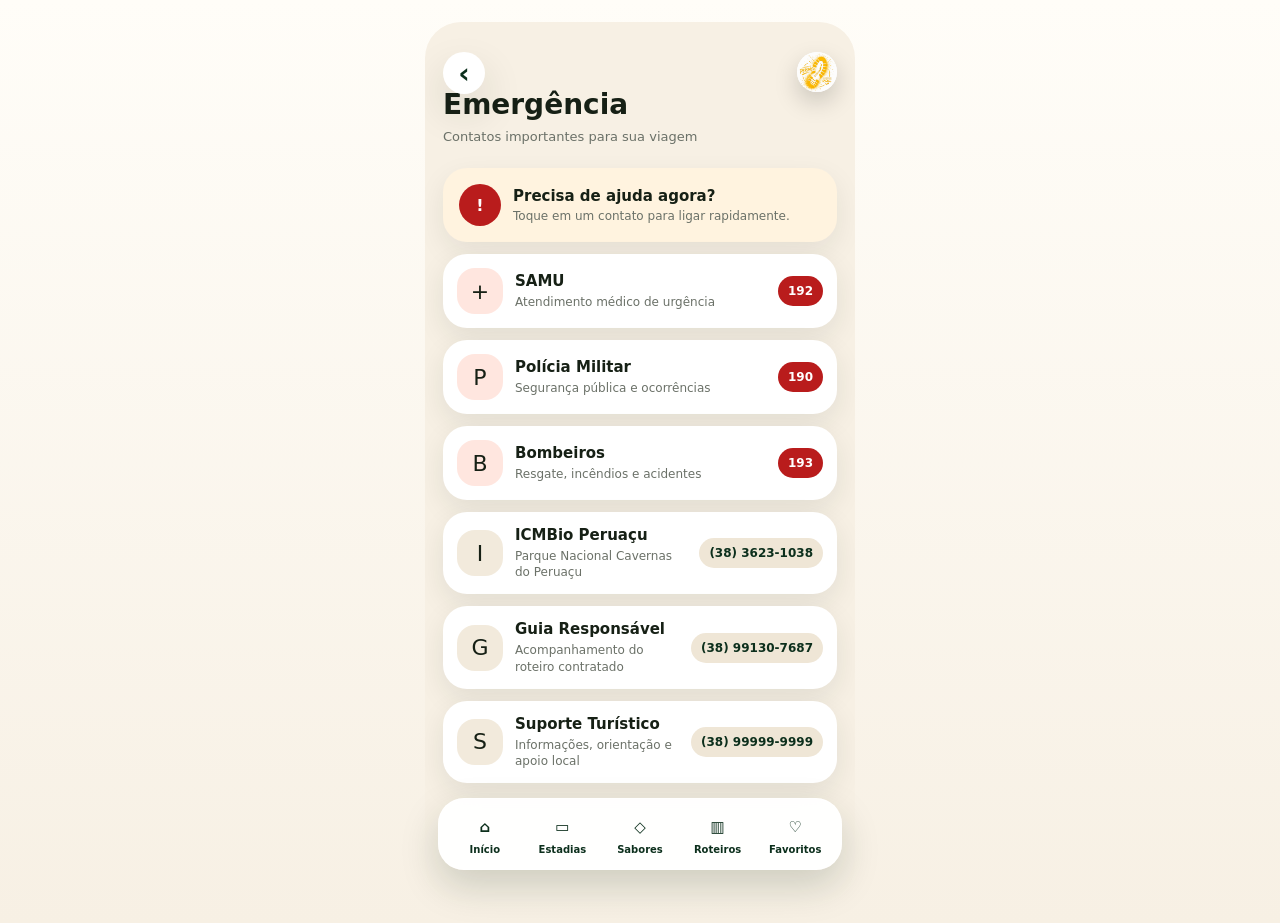
<file: emergencia.html>
<!DOCTYPE html>
<html lang="pt-BR">
<head>
  <meta charset="UTF-8">
  <meta name="viewport" content="width=device-width, initial-scale=1.0">
  <title>Emerg&ecirc;ncia | Caminhos do Perua&ccedil;u</title>
  <link rel="stylesheet" href="style.css">
</head>
<body>
  <main class="app-shell page-shell">
    <header class="page-header">
      <a class="back-btn" href="index.html" aria-label="Voltar">‹</a>
      <img class="page-logo" src="logo.png" alt="Caminhos do Perua&ccedil;u">
      <h1>Emerg&ecirc;ncia</h1>
      <p>Contatos importantes para sua viagem</p>
    </header>

    <section class="content emergency-content">
      <div class="emergency-alert">
        <span>!</span>
        <div>
          <strong>Precisa de ajuda agora?</strong>
          <p>Toque em um contato para ligar rapidamente.</p>
        </div>
      </div>

      <a class="emergency-card urgent" href="tel:192">
        <span class="emergency-emoji">+</span>
        <div>
          <strong>SAMU</strong>
          <p>Atendimento m&eacute;dico de urg&ecirc;ncia</p>
        </div>
        <em>192</em>
      </a>

      <a class="emergency-card urgent" href="tel:190">
        <span class="emergency-emoji">P</span>
        <div>
          <strong>Pol&iacute;cia Militar</strong>
          <p>Seguran&ccedil;a p&uacute;blica e ocorr&ecirc;ncias</p>
        </div>
        <em>190</em>
      </a>

      <a class="emergency-card urgent" href="tel:193">
        <span class="emergency-emoji">B</span>
        <div>
          <strong>Bombeiros</strong>
          <p>Resgate, inc&ecirc;ndios e acidentes</p>
        </div>
        <em>193</em>
      </a>

      <a class="emergency-card" href="tel:+5538999999999">
        <span class="emergency-emoji">I</span>
        <div>
          <strong>ICMBio Perua&ccedil;u</strong>
          <p>Parque Nacional Cavernas do Perua&ccedil;u</p>
        </div>
        <em>(38) 3623-1038</em>
      </a>

      <a class="emergency-card" href="tel:+5538999999999">
        <span class="emergency-emoji">G</span>
        <div>
          <strong>Guia Respons&aacute;vel</strong>
          <p>Acompanhamento do roteiro contratado</p>
        </div>
        <em>(38) 99130-7687</em>
      </a>

      <a class="emergency-card" href="tel:+5538999999999">
        <span class="emergency-emoji">S</span>
        <div>
          <strong>Suporte Tur&iacute;stico</strong>
          <p>Informa&ccedil;&otilde;es, orienta&ccedil;&atilde;o e apoio local</p>
        </div>
        <em>(38) 99999-9999</em>
      </a>
    </section>

    <nav class="bottom-nav" aria-label="Navega&ccedil;&atilde;o principal">
      <a href="index.html"><span>⌂</span>In&iacute;cio</a>
      <a href="hospedagens.html"><span>▭</span>Estadias</a>
      <a href="sabores.html"><span>◇</span>Sabores</a>
      <a href="roteiros.html"><span>▥</span>Roteiros</a>
      <a href="favoritos.html"><span>♡</span>Favoritos</a>
    </nav>
  </main>
</body>
</html>
</file>
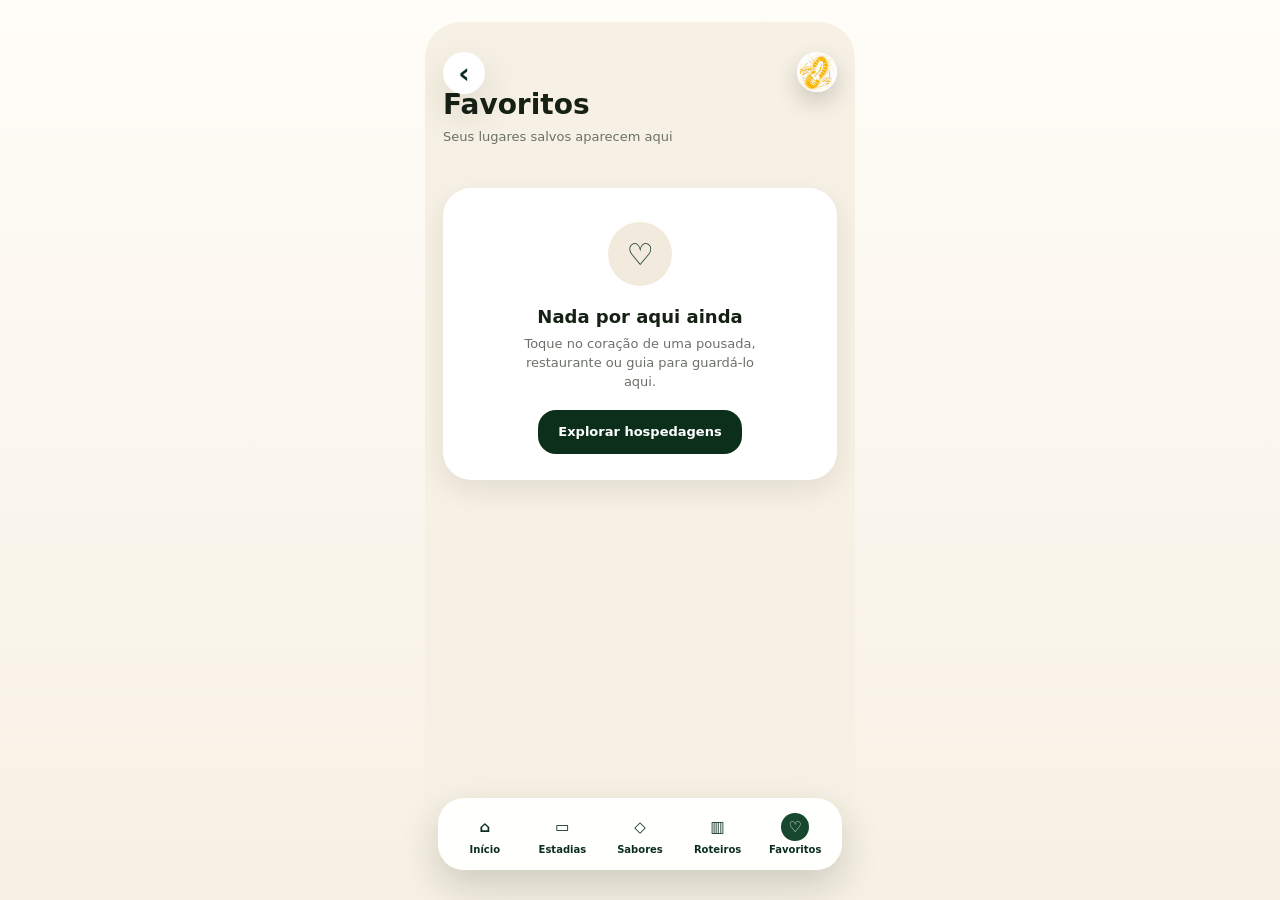
<file: favoritos.html>
<!DOCTYPE html>
<html lang="pt-BR">
<head>
  <meta charset="UTF-8">
  <meta name="viewport" content="width=device-width, initial-scale=1.0">
  <title>Favoritos | Caminhos do Perua&ccedil;u</title>
  <link rel="stylesheet" href="style.css">
</head>
<body>
  <main class="app-shell page-shell">
    <header class="page-header">
      <a class="back-btn" href="index.html" aria-label="Voltar">‹</a>
      <img class="page-logo" src="logo.png" alt="Caminhos do Perua&ccedil;u">
      <h1>Favoritos</h1>
      <p>Seus lugares salvos aparecem aqui</p>
    </header>

    <section class="content favorites-content">
      <div class="empty-state">
        <div class="empty-icon">♡</div>
        <h2>Nada por aqui ainda</h2>
        <p>Toque no cora&ccedil;&atilde;o de uma pousada, restaurante ou guia para guard&aacute;-lo aqui.</p>
        <a class="primary-btn" href="hospedagens.html">Explorar hospedagens</a>
      </div>
    </section>

    <nav class="bottom-nav" aria-label="Navega&ccedil;&atilde;o principal">
      <a href="index.html"><span>⌂</span>In&iacute;cio</a>
      <a href="hospedagens.html"><span>▭</span>Estadias</a>
      <a href="sabores.html"><span>◇</span>Sabores</a>
      <a href="roteiros.html"><span>▥</span>Roteiros</a>
      <a class="active" href="favoritos.html"><span>♡</span>Favoritos</a>
    </nav>
  </main>
</body>
</html>
</file>
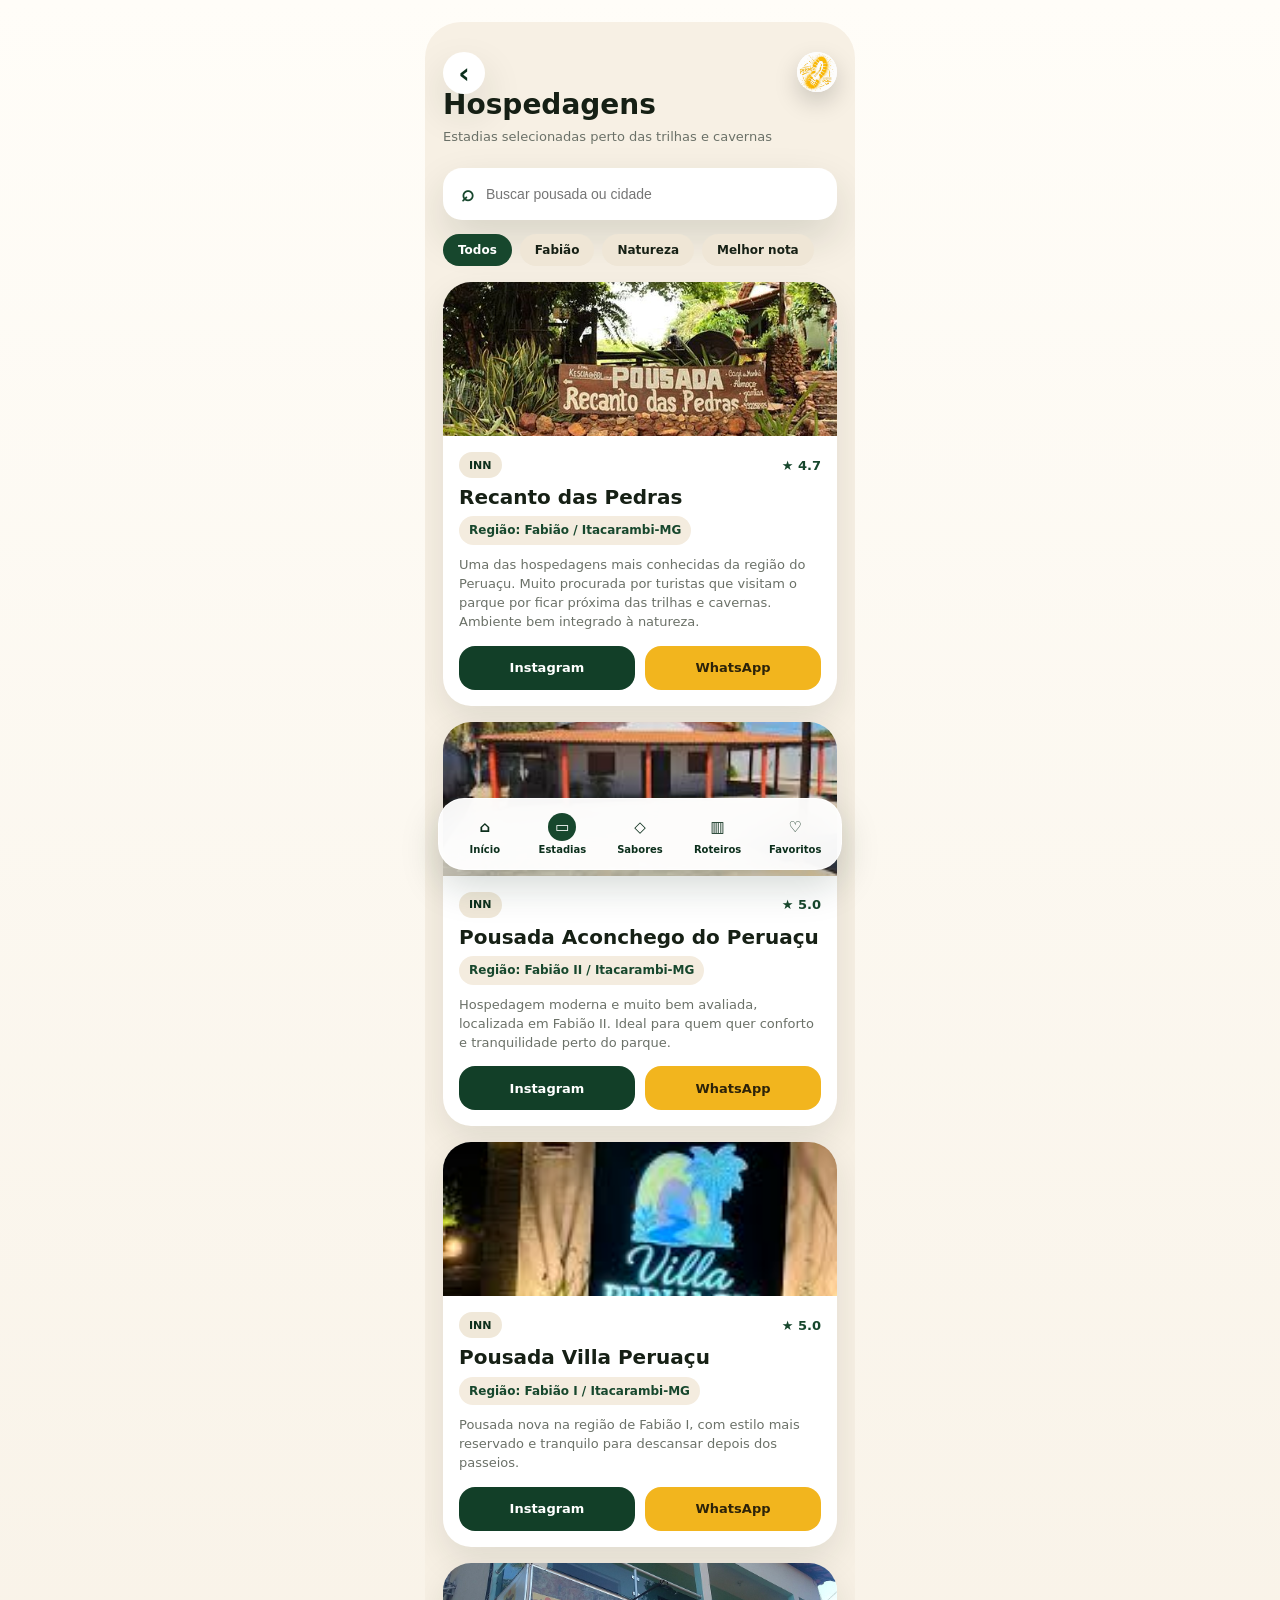
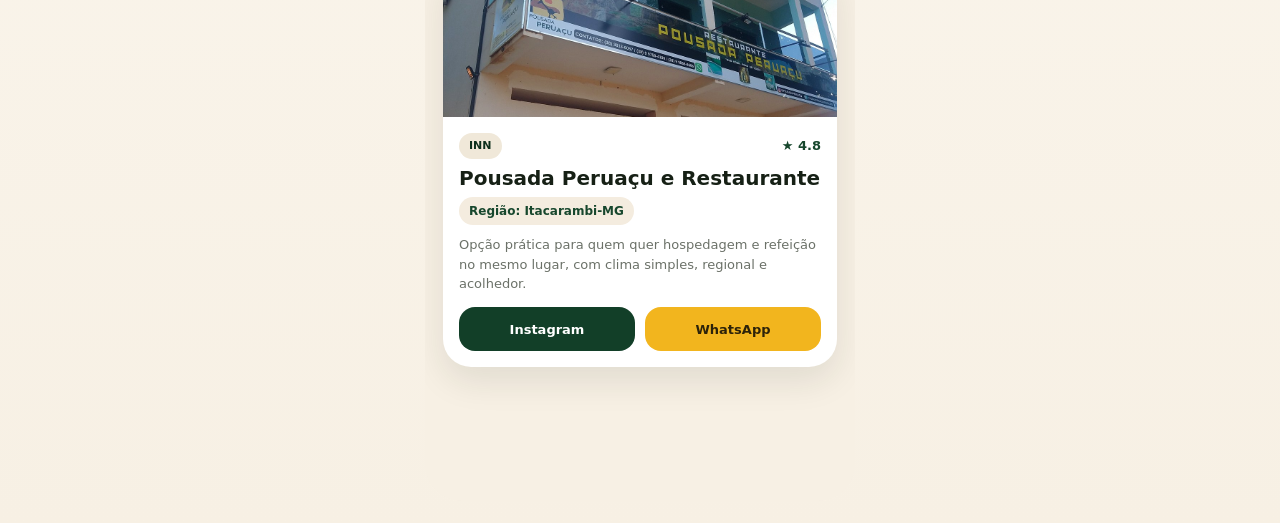
<file: hospedagens.html>
<!DOCTYPE html>
<html lang="pt-BR">
<head>
  <meta charset="UTF-8">
  <meta name="viewport" content="width=device-width, initial-scale=1.0">
  <title>Hospedagens | Caminhos do Perua&ccedil;u</title>
  <link rel="stylesheet" href="style.css">
</head>
<body>
  <main class="app-shell page-shell">
    <header class="page-header">
      <a class="back-btn" href="index.html" aria-label="Voltar">‹</a>
      <img class="page-logo" src="logo.png" alt="Caminhos do Perua&ccedil;u">
      <h1>Hospedagens</h1>
      <p>Estadias selecionadas perto das trilhas e cavernas</p>
    </header>

    <section class="content">
      <form class="search-card compact" action="hospedagens.html">
        <span class="search-icon">⌕</span>
        <input type="search" placeholder="Buscar pousada ou cidade" aria-label="Buscar hospedagem">
      </form>

      <div class="filter-row">
        <a class="filter active" href="#">Todos</a>
        <a class="filter" href="#">Fabi&atilde;o</a>
        <a class="filter" href="#">Natureza</a>
        <a class="filter" href="#">Melhor nota</a>
      </div>

      <article class="stay-card">
        <img src="pousada-recanto-das-pedras.jpg" alt="Recanto das Pedras">
        <div class="stay-content">
          <div class="stay-topline">
            <span class="badge-inline">Inn</span>
            <strong>&#9733; 4.7</strong>
          </div>
          <h2>Recanto das Pedras</h2>
          <span class="place-line">Regi&atilde;o: Fabi&atilde;o / Itacarambi-MG</span>
          <p>Uma das hospedagens mais conhecidas da regi&atilde;o do Perua&ccedil;u. Muito procurada por turistas que visitam o parque por ficar pr&oacute;xima das trilhas e cavernas. Ambiente bem integrado &agrave; natureza.</p>
          <div class="stay-actions">
            <a class="instagram" href="https://www.instagram.com/" target="_blank">Instagram</a>
            <a class="whatsapp" href="https://wa.me/5538999999999" target="_blank">WhatsApp</a>
          </div>
        </div>
      </article>

      <article class="stay-card">
        <img src="images (10).jpg" alt="Pousada Aconchego do Perua&ccedil;u">
        <div class="stay-content">
          <div class="stay-topline">
            <span class="badge-inline">Inn</span>
            <strong>&#9733; 5.0</strong>
          </div>
          <h2>Pousada Aconchego do Perua&ccedil;u</h2>
          <span class="place-line">Regi&atilde;o: Fabi&atilde;o II / Itacarambi-MG</span>
          <p>Hospedagem moderna e muito bem avaliada, localizada em Fabi&atilde;o II. Ideal para quem quer conforto e tranquilidade perto do parque.</p>
          <div class="stay-actions">
            <a class="instagram" href="https://www.instagram.com/" target="_blank">Instagram</a>
            <a class="whatsapp" href="https://wa.me/5538999999999" target="_blank">WhatsApp</a>
          </div>
        </div>
      </article>

      <article class="stay-card">
        <img src="images (11).jpg" alt="Pousada Villa Perua&ccedil;u">
        <div class="stay-content">
          <div class="stay-topline">
            <span class="badge-inline">Inn</span>
            <strong>&#9733; 5.0</strong>
          </div>
          <h2>Pousada Villa Perua&ccedil;u</h2>
          <span class="place-line">Regi&atilde;o: Fabi&atilde;o I / Itacarambi-MG</span>
          <p>Pousada nova na regi&atilde;o de Fabi&atilde;o I, com estilo mais reservado e tranquilo para descansar depois dos passeios.</p>
          <div class="stay-actions">
            <a class="instagram" href="https://www.instagram.com/" target="_blank">Instagram</a>
            <a class="whatsapp" href="https://wa.me/5538999999999" target="_blank">WhatsApp</a>
          </div>
        </div>
      </article>

      <article class="stay-card">
        <img src="caption.jpg" alt="Pousada Perua&ccedil;u e Restaurante">
        <div class="stay-content">
          <div class="stay-topline">
            <span class="badge-inline">Inn</span>
            <strong>&#9733; 4.8</strong>
          </div>
          <h2>Pousada Perua&ccedil;u e Restaurante</h2>
          <span class="place-line">Regi&atilde;o: Itacarambi-MG</span>
          <p>Op&ccedil;&atilde;o pr&aacute;tica para quem quer hospedagem e refei&ccedil;&atilde;o no mesmo lugar, com clima simples, regional e acolhedor.</p>
          <div class="stay-actions">
            <a class="instagram" href="https://www.instagram.com/" target="_blank">Instagram</a>
            <a class="whatsapp" href="https://wa.me/5538999999999" target="_blank">WhatsApp</a>
          </div>
        </div>
      </article>
    </section>

    <nav class="bottom-nav" aria-label="Navega&ccedil;&atilde;o principal">
      <a href="index.html"><span>⌂</span>In&iacute;cio</a>
      <a class="active" href="hospedagens.html"><span>▭</span>Estadias</a>
      <a href="sabores.html"><span>◇</span>Sabores</a>
      <a href="roteiros.html"><span>▥</span>Roteiros</a>
      <a href="favoritos.html"><span>♡</span>Favoritos</a>
    </nav>
  </main>
</body>
</html>
</file>
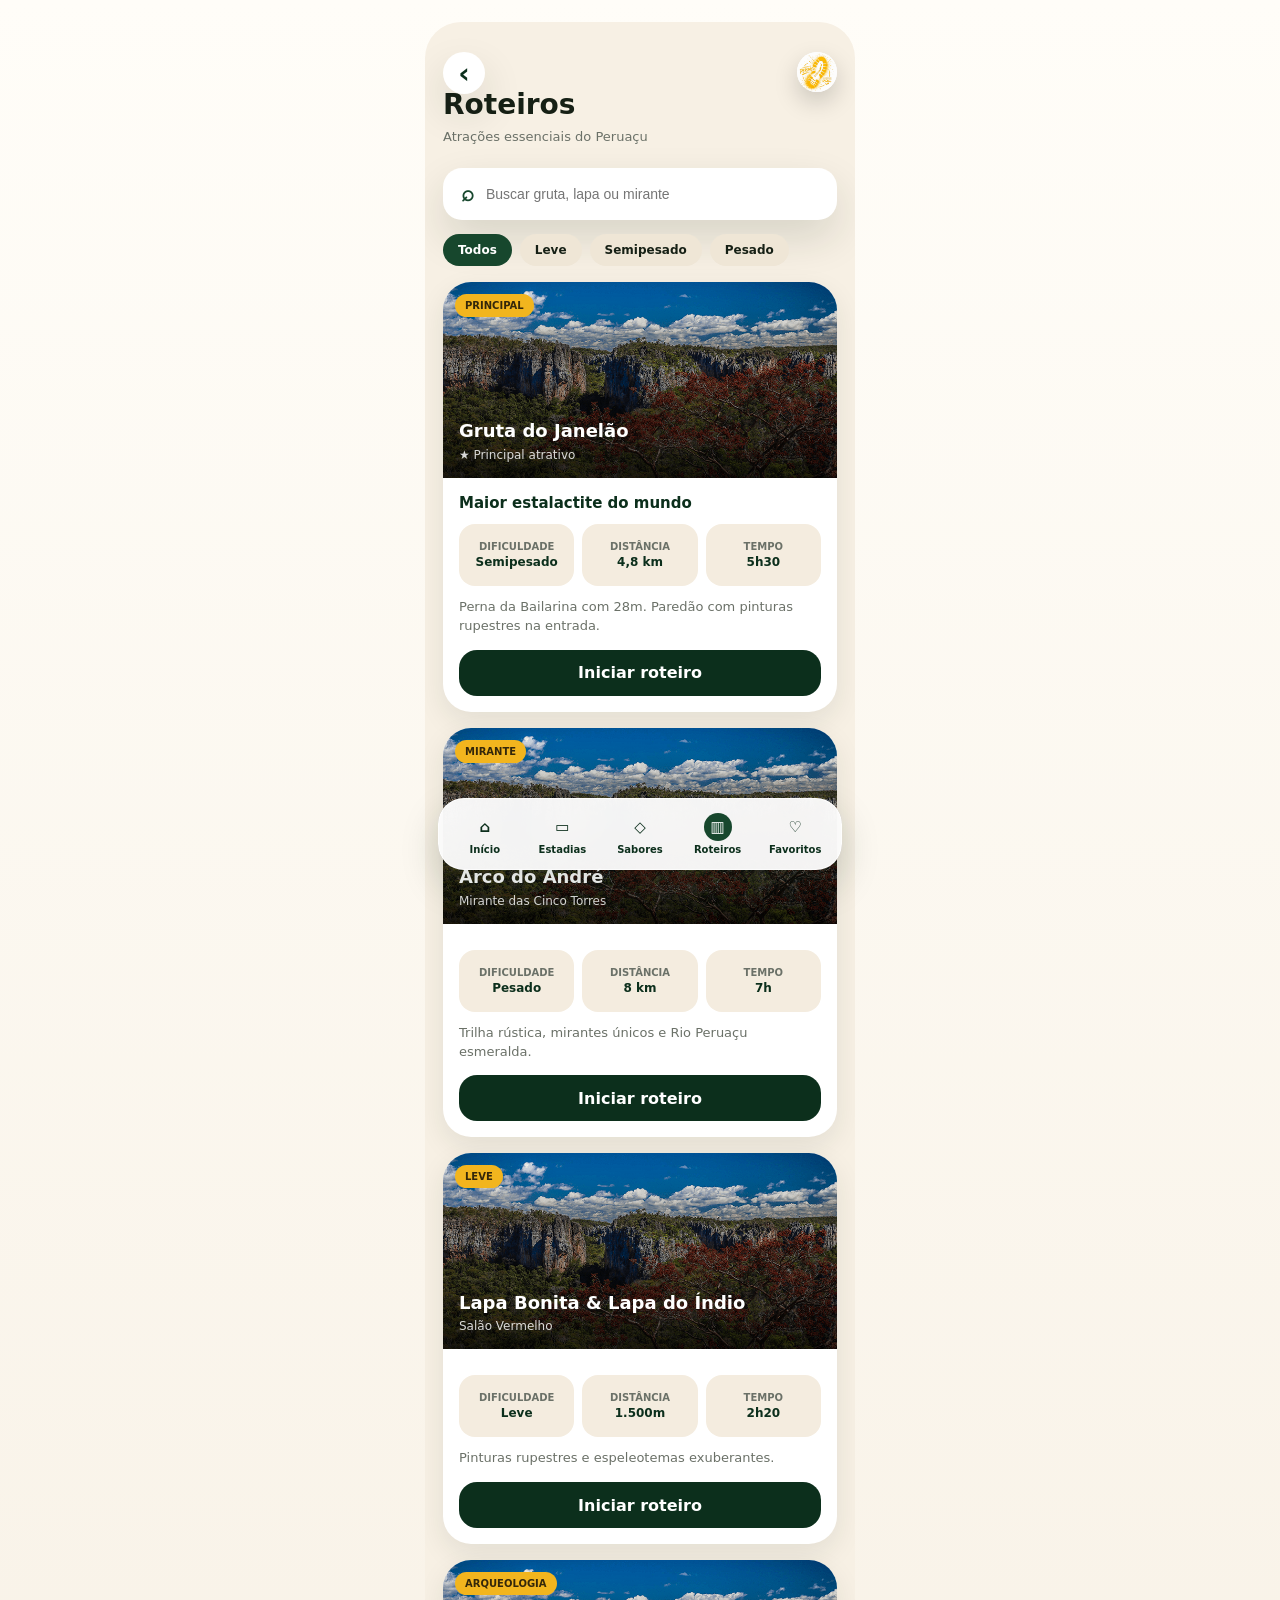
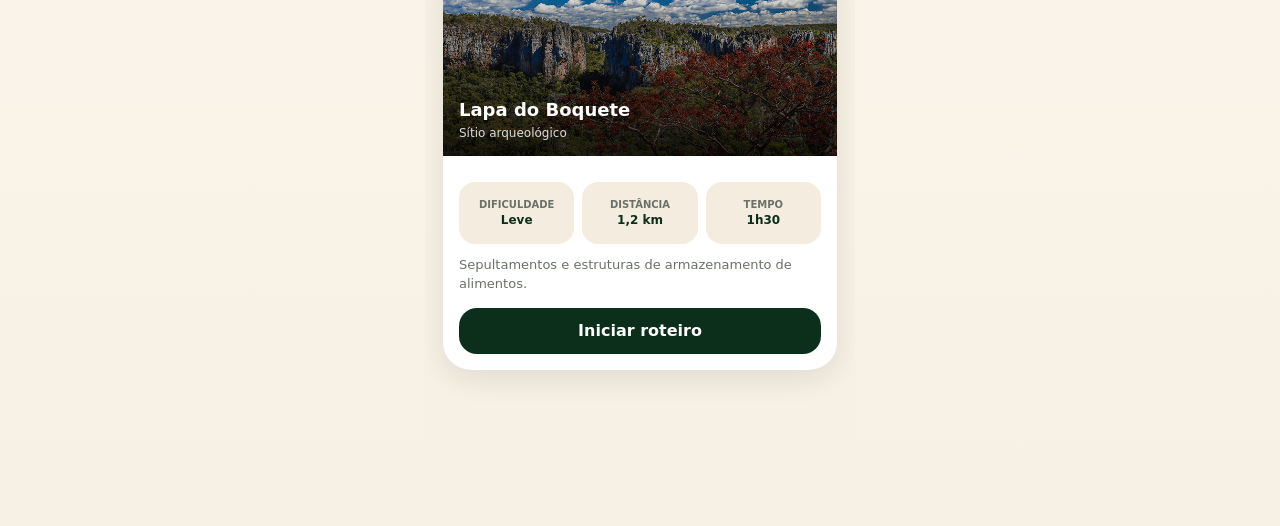
<file: roteiros.html>
<!DOCTYPE html>
<html lang="pt-BR">
<head>
  <meta charset="UTF-8">
  <meta name="viewport" content="width=device-width, initial-scale=1.0">
  <title>Roteiros | Caminhos do Perua&ccedil;u</title>
  <link rel="stylesheet" href="style.css">
</head>
<body>
  <main class="app-shell page-shell">
    <header class="page-header">
      <a class="back-btn" href="index.html" aria-label="Voltar">‹</a>
      <img class="page-logo" src="logo.png" alt="Caminhos do Perua&ccedil;u">
      <h1>Roteiros</h1>
      <p>Atra&ccedil;&otilde;es essenciais do Perua&ccedil;u</p>
    </header>

    <section class="content">
      <form class="search-card compact" action="roteiros.html">
        <span class="search-icon">⌕</span>
        <input type="search" placeholder="Buscar gruta, lapa ou mirante" aria-label="Buscar roteiro">
      </form>

      <div class="filter-row">
        <a class="filter active" href="#">Todos</a>
        <a class="filter" href="#">Leve</a>
        <a class="filter" href="#">Semipesado</a>
        <a class="filter" href="#">Pesado</a>
      </div>

      <article class="route-card premium-route">
        <div class="route-media">
          <img src="img.png" alt="Gruta do Janel&atilde;o">
          <span class="badge">Principal</span>
          <div>
            <h2>Gruta do Janel&atilde;o</h2>
            <p>&#9733; Principal atrativo</p>
          </div>
        </div>
        <div class="route-body">
          <h3>Maior estalactite do mundo</h3>
          <div class="route-stats">
            <span><strong>Dificuldade</strong>Semipesado</span>
            <span><strong>Dist&acirc;ncia</strong>4,8 km</span>
            <span><strong>Tempo</strong>5h30</span>
          </div>
          <p>Perna da Bailarina com 28m. Pared&atilde;o com pinturas rupestres na entrada.</p>
          <a class="primary-btn" href="favoritos.html">Iniciar roteiro</a>
        </div>
      </article>

      <article class="route-card premium-route">
        <div class="route-media">
          <img src="img.png" alt="Arco do Andr&eacute;">
          <span class="badge">Mirante</span>
          <div>
            <h2>Arco do Andr&eacute;</h2>
            <p>Mirante das Cinco Torres</p>
          </div>
        </div>
        <div class="route-body">
          <div class="route-stats">
            <span><strong>Dificuldade</strong>Pesado</span>
            <span><strong>Dist&acirc;ncia</strong>8 km</span>
            <span><strong>Tempo</strong>7h</span>
          </div>
          <p>Trilha r&uacute;stica, mirantes &uacute;nicos e Rio Perua&ccedil;u esmeralda.</p>
          <a class="primary-btn" href="favoritos.html">Iniciar roteiro</a>
        </div>
      </article>

      <article class="route-card premium-route">
        <div class="route-media">
          <img src="img.png" alt="Lapa Bonita e Lapa do &Iacute;ndio">
          <span class="badge">Leve</span>
          <div>
            <h2>Lapa Bonita &amp; Lapa do &Iacute;ndio</h2>
            <p>Sal&atilde;o Vermelho</p>
          </div>
        </div>
        <div class="route-body">
          <div class="route-stats">
            <span><strong>Dificuldade</strong>Leve</span>
            <span><strong>Dist&acirc;ncia</strong>1.500m</span>
            <span><strong>Tempo</strong>2h20</span>
          </div>
          <p>Pinturas rupestres e espeleotemas exuberantes.</p>
          <a class="primary-btn" href="favoritos.html">Iniciar roteiro</a>
        </div>
      </article>

      <article class="route-card premium-route">
        <div class="route-media">
          <img src="img.png" alt="Lapa do Boquete">
          <span class="badge">Arqueologia</span>
          <div>
            <h2>Lapa do Boquete</h2>
            <p>S&iacute;tio arqueol&oacute;gico</p>
          </div>
        </div>
        <div class="route-body">
          <div class="route-stats">
            <span><strong>Dificuldade</strong>Leve</span>
            <span><strong>Dist&acirc;ncia</strong>1,2 km</span>
            <span><strong>Tempo</strong>1h30</span>
          </div>
          <p>Sepultamentos e estruturas de armazenamento de alimentos.</p>
          <a class="primary-btn" href="favoritos.html">Iniciar roteiro</a>
        </div>
      </article>
    </section>

    <nav class="bottom-nav" aria-label="Navega&ccedil;&atilde;o principal">
      <a href="index.html"><span>⌂</span>In&iacute;cio</a>
      <a href="hospedagens.html"><span>▭</span>Estadias</a>
      <a href="sabores.html"><span>◇</span>Sabores</a>
      <a class="active" href="roteiros.html"><span>▥</span>Roteiros</a>
      <a href="favoritos.html"><span>♡</span>Favoritos</a>
    </nav>
  </main>
</body>
</html>
</file>
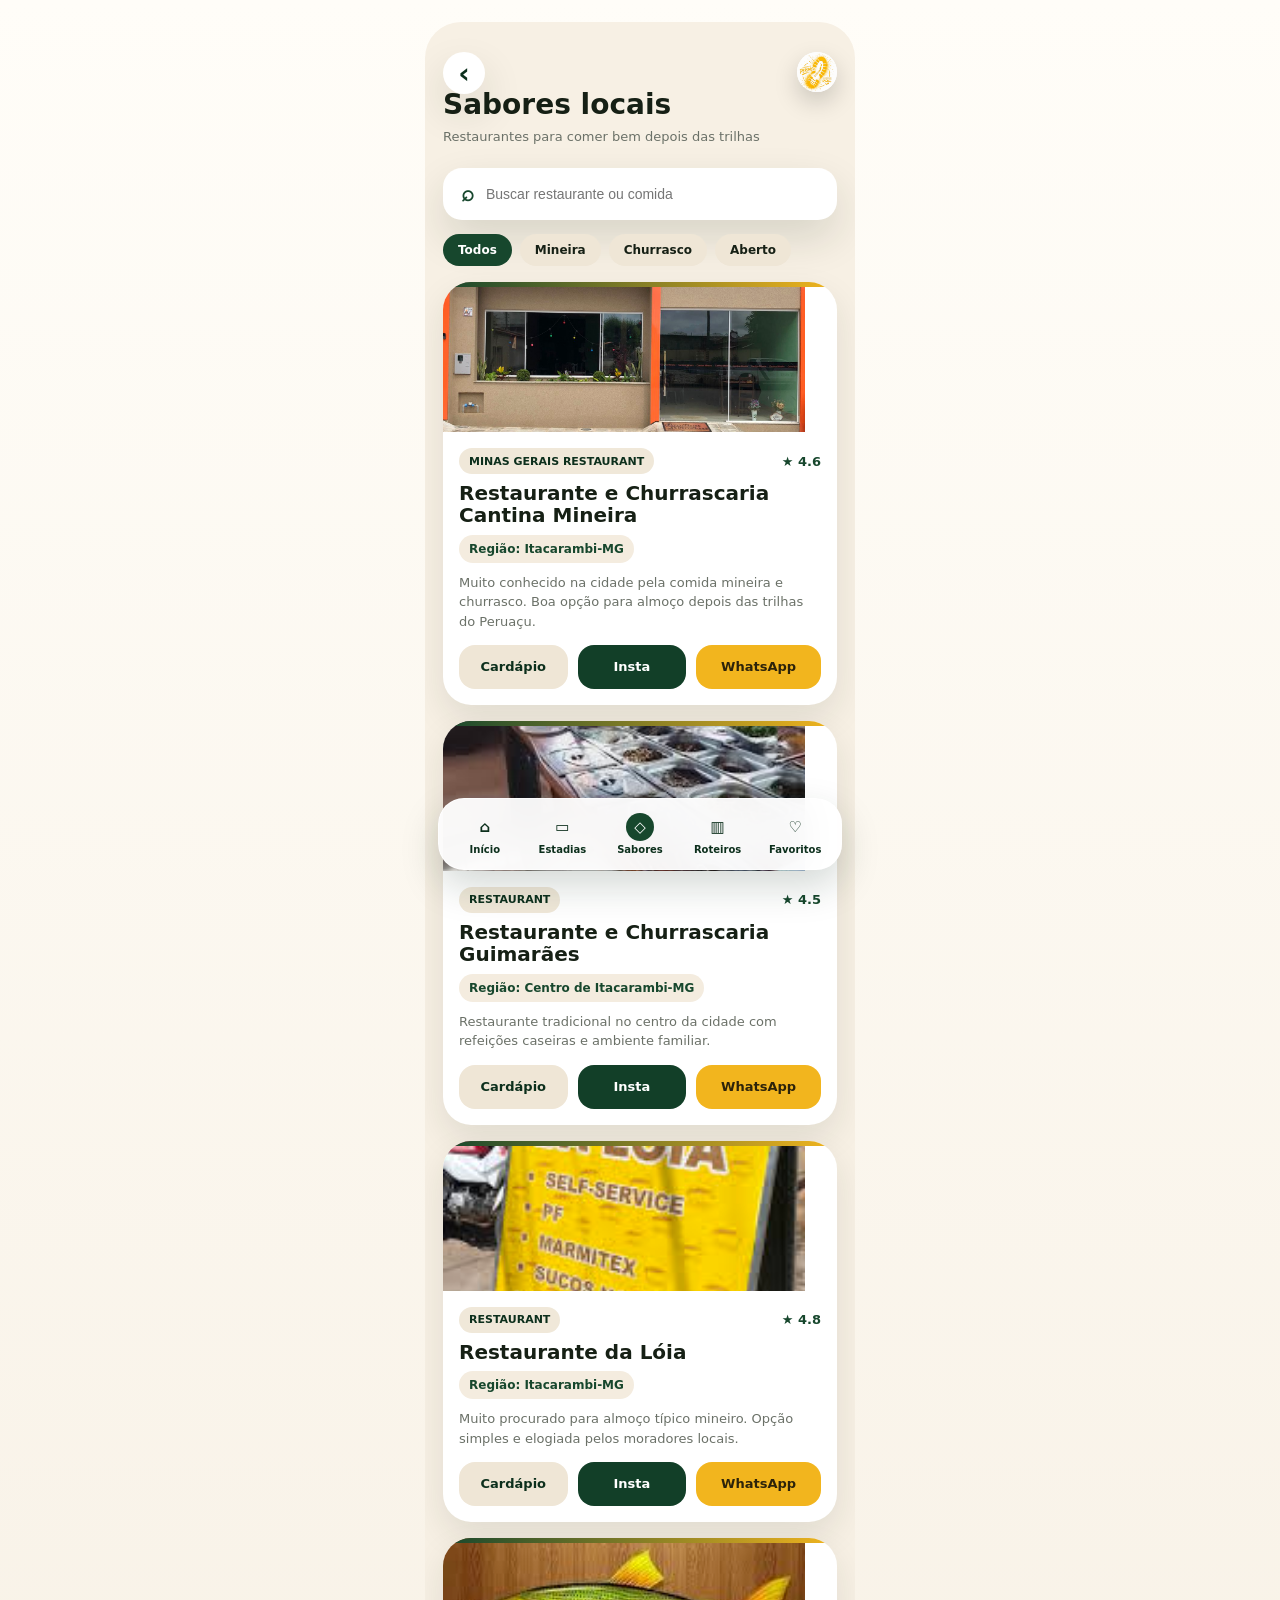
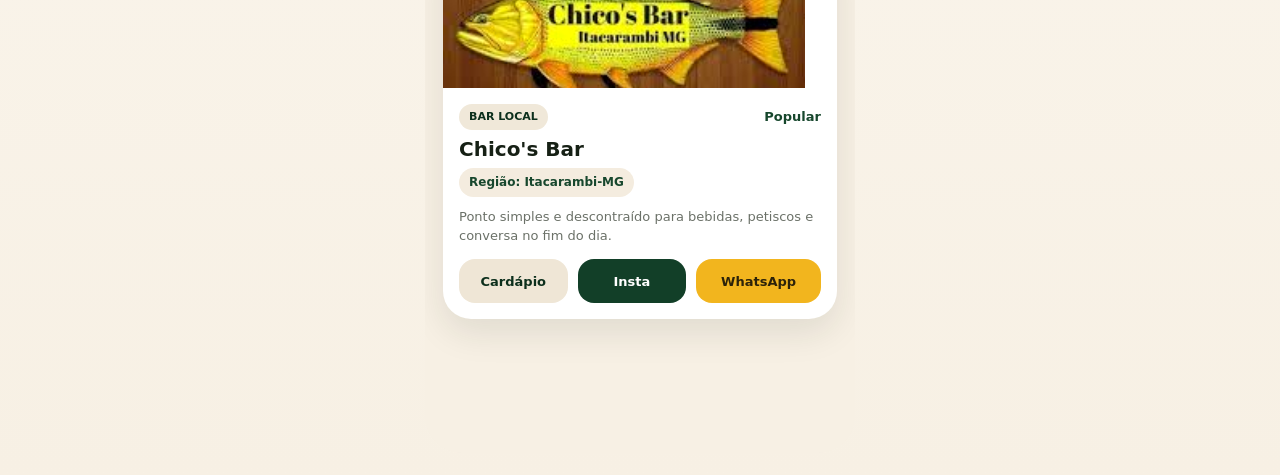
<file: sabores.html>
<!DOCTYPE html>
<html lang="pt-BR">
<head>
  <meta charset="UTF-8">
  <meta name="viewport" content="width=device-width, initial-scale=1.0">
  <title>Sabores Locais | Caminhos do Perua&ccedil;u</title>
  <link rel="stylesheet" href="style.css">
</head>
<body>
  <main class="app-shell page-shell">
    <header class="page-header">
      <a class="back-btn" href="index.html" aria-label="Voltar">‹</a>
      <img class="page-logo" src="logo.png" alt="Caminhos do Perua&ccedil;u">
      <h1>Sabores locais</h1>
      <p>Restaurantes para comer bem depois das trilhas</p>
    </header>

    <section class="content">
      <form class="search-card compact" action="sabores.html">
        <span class="search-icon">⌕</span>
        <input type="search" placeholder="Buscar restaurante ou comida" aria-label="Buscar restaurante">
      </form>

      <div class="filter-row">
        <a class="filter active" href="#">Todos</a>
        <a class="filter" href="#">Mineira</a>
        <a class="filter" href="#">Churrasco</a>
        <a class="filter" href="#">Aberto</a>
      </div>

      <article class="taste-card">
        <img class="taste-photo" src="2025-01-14.jpg" alt="Restaurante e Churrascaria Cantina Mineira">
        <div class="taste-topline">
          <span>Minas Gerais restaurant</span>
          <strong>&#9733; 4.6</strong>
        </div>
        <h2>Restaurante e Churrascaria Cantina Mineira</h2>
        <span class="place-line">Regi&atilde;o: Itacarambi-MG</span>
        <p>Muito conhecido na cidade pela comida mineira e churrasco. Boa op&ccedil;&atilde;o para almo&ccedil;o depois das trilhas do Perua&ccedil;u.</p>
        <div class="taste-actions">
          <a href="#" target="_blank">Card&aacute;pio</a>
          <a class="instagram" href="https://www.instagram.com/" target="_blank">Insta</a>
          <a class="whatsapp" href="https://wa.me/5538999999999" target="_blank">WhatsApp</a>
        </div>
      </article>

      <article class="taste-card">
        <img class="taste-photo" src="images (13).jpg" alt="Restaurante e Churrascaria Guimar&atilde;es">
        <div class="taste-topline">
          <span>Restaurant</span>
          <strong>&#9733; 4.5</strong>
        </div>
        <h2>Restaurante e Churrascaria Guimar&atilde;es</h2>
        <span class="place-line">Regi&atilde;o: Centro de Itacarambi-MG</span>
        <p>Restaurante tradicional no centro da cidade com refei&ccedil;&otilde;es caseiras e ambiente familiar.</p>
        <div class="taste-actions">
          <a href="#" target="_blank">Card&aacute;pio</a>
          <a class="instagram" href="https://www.instagram.com/" target="_blank">Insta</a>
          <a class="whatsapp" href="https://wa.me/5538999999999" target="_blank">WhatsApp</a>
        </div>
      </article>

      <article class="taste-card">
        <img class="taste-photo" src="images (12).jpg" alt="Restaurante da L&oacute;ia">
        <div class="taste-topline">
          <span>Restaurant</span>
          <strong>&#9733; 4.8</strong>
        </div>
        <h2>Restaurante da L&oacute;ia</h2>
        <span class="place-line">Regi&atilde;o: Itacarambi-MG</span>
        <p>Muito procurado para almo&ccedil;o t&iacute;pico mineiro. Op&ccedil;&atilde;o simples e elogiada pelos moradores locais.</p>
        <div class="taste-actions">
          <a href="#" target="_blank">Card&aacute;pio</a>
          <a class="instagram" href="https://www.instagram.com/" target="_blank">Insta</a>
          <a class="whatsapp" href="https://wa.me/5538999999999" target="_blank">WhatsApp</a>
        </div>
      </article>

      <article class="taste-card">
        <img class="taste-photo" src="images (14).jpg" alt="Chico's Bar">
        <div class="taste-topline">
          <span>Bar local</span>
          <strong>Popular</strong>
        </div>
        <h2>Chico's Bar</h2>
        <span class="place-line">Regi&atilde;o: Itacarambi-MG</span>
        <p>Ponto simples e descontra&iacute;do para bebidas, petiscos e conversa no fim do dia.</p>
        <div class="taste-actions">
          <a href="#" target="_blank">Card&aacute;pio</a>
          <a class="instagram" href="https://www.instagram.com/" target="_blank">Insta</a>
          <a class="whatsapp" href="https://wa.me/5538999999999" target="_blank">WhatsApp</a>
        </div>
      </article>
    </section>

    <nav class="bottom-nav" aria-label="Navega&ccedil;&atilde;o principal">
      <a href="index.html"><span>⌂</span>In&iacute;cio</a>
      <a href="hospedagens.html"><span>▭</span>Estadias</a>
      <a class="active" href="sabores.html"><span>◇</span>Sabores</a>
      <a href="roteiros.html"><span>▥</span>Roteiros</a>
      <a href="favoritos.html"><span>♡</span>Favoritos</a>
    </nav>
  </main>
</body>
</html>
</file>
<file: style.css>
﻿:root{--green:#0c2f1c;--green2:#17472d;--cream:#f7f0e4;--paper:#fffaf2;--gold:#f2b51e;--ink:#162015;--muted:#6b7168;--shadow:0 18px 42px rgba(25,43,28,.14)}*{box-sizing:border-box}body{margin:0;min-height:100vh;background:linear-gradient(180deg,#fffdf8,var(--cream));color:var(--ink);font-family:Inter,system-ui,-apple-system,Segoe UI,sans-serif}a{text-decoration:none;color:inherit}img{display:block;max-width:100%}.app-shell{position:relative;width:min(100%,430px);min-height:100vh;margin:0 auto;background:var(--cream);overflow-x:hidden}.page-shell{padding-top:12px}.content{padding:18px 18px 108px}.content-lift{position:relative;z-index:3;margin-top:-46px}.hero{position:relative;min-height:420px;padding:18px;color:#fff;background:#0c2f1c;overflow:hidden}.hero-home{background-image:linear-gradient(180deg,rgba(7,19,11,.1),rgba(7,19,11,.88)),url('../images/img.png');background-size:cover;background-position:center}.hero-overlay{position:absolute;inset:0;background:radial-gradient(circle at 45% 45%,rgba(242,181,30,.28),transparent 18rem)}.topbar{position:relative;z-index:2;display:flex;align-items:center;justify-content:space-between}.brand{display:flex;align-items:center;gap:10px;font-size:12px;font-weight:900;text-transform:uppercase}.brand img,.page-logo{width:42px;height:42px;border-radius:50%;object-fit:contain;background:#fff;box-shadow:0 10px 24px rgba(0,0,0,.18)}.round-btn,.back-btn{display:grid;place-items:center;width:42px;height:42px;border-radius:50%;background:#fff;color:var(--green);box-shadow:var(--shadow);font-weight:900}.hero-content{position:absolute;z-index:2;left:18px;right:18px;bottom:96px}.eyebrow,.feature-copy small,.mini-card small,.food-body small{display:block;color:var(--gold);font-size:11px;font-weight:900;text-transform:uppercase;letter-spacing:.12em}.hero h1{max-width:300px;margin:8px 0 10px;font-size:38px;line-height:.96}.hero p{max-width:310px;margin:0;color:rgba(255,255,255,.86);font-size:14px;line-height:1.5}.page-header{position:relative;padding:54px 18px 6px}.page-header .back-btn{position:absolute;top:18px;left:18px;font-size:28px}.page-logo{position:absolute;top:18px;right:18px;width:40px;height:40px}.page-header h1{margin:0;font-size:28px}.page-header p{margin:8px 0 0;color:var(--muted);font-size:13px}.search-card{display:flex;align-items:center;gap:10px;width:100%;height:58px;padding:0 18px;border-radius:22px;background:#fff;box-shadow:var(--shadow)}.search-card.compact{height:52px;border-radius:19px}.search-card span{color:var(--green2);font-size:22px;font-weight:900}.search-card input{width:100%;border:0;outline:0;background:transparent;color:var(--green);font-size:14px}.filter-row{display:flex;gap:8px;margin:14px -18px 16px;padding:0 18px;overflow:auto;scrollbar-width:none}.filter{flex:0 0 auto;padding:9px 15px;border-radius:999px;background:#efe6d6;font-size:12px;font-weight:900}.filter.active{background:var(--green2);color:#fff}.category-grid{display:grid;grid-template-columns:repeat(3,1fr);gap:12px;margin:12px 0 24px;padding:12px;border-radius:28px;background:rgba(255,255,255,.94);box-shadow:var(--shadow)}.category-card{display:grid;place-items:center;min-height:84px;padding:10px 6px;border-radius:22px;text-align:center;background:var(--paper);transition:.2s}.category-icon{display:grid;place-items:center;width:38px;height:38px;margin-bottom:8px;border-radius:50%;background:var(--green2);color:#fff;font-weight:900}.category-card strong{font-size:11px}.emergency .category-icon{background:#b91c1c}.section-heading{display:flex;align-items:center;justify-content:space-between;margin:20px 0 12px}.section-heading h2{margin:0;font-size:18px}.section-heading a,.premium{color:#c88704;font-size:12px;font-weight:900}.feature-card,.mini-card,.sponsor-card,.listing-card,.food-card,.route-card,.empty-state{position:relative;display:block;overflow:hidden;border-radius:28px;background:#fff;box-shadow:0 10px 28px rgba(25,43,28,.09);transition:.2s}.feature-card:hover,.mini-card:hover,.sponsor-card:hover,.listing-card:hover,.food-card:hover,.route-card:hover,.category-card:hover{transform:translateY(-3px);box-shadow:0 20px 44px rgba(25,43,28,.16)}.feature-card{height:186px;color:#fff}.feature-card img,.mini-card img,.listing-media img,.food-media img,.route-media img{width:100%;height:100%;object-fit:cover}.card-shade,.mini-card:after,.route-media:after{position:absolute;inset:0;content:'';background:linear-gradient(180deg,transparent,rgba(0,0,0,.74))}.badge{position:absolute;top:12px;left:12px;z-index:2;padding:6px 10px;border-radius:999px;background:var(--gold);color:#34270a;font-size:10px;font-weight:900;text-transform:uppercase}.badge.soft{background:rgba(255,250,242,.94);color:var(--green)}.feature-copy{position:absolute;z-index:2;left:16px;right:16px;bottom:16px}.feature-copy h3{margin:4px 0;font-size:23px}.feature-copy p,.mini-card span{margin:0;color:rgba(255,255,255,.84);font-size:12px}.horizontal-cards{display:grid;grid-template-columns:1fr 1fr;gap:12px}.mini-card{height:150px;color:#fff}.mini-card div{position:absolute;z-index:2;left:12px;right:12px;bottom:12px}.mini-card strong{display:block;margin:3px 0;font-size:14px}.sponsor-card{display:grid;grid-template-columns:76px 1fr auto;gap:12px;align-items:center;padding:12px}.sponsor-card img{width:76px;height:76px;border-radius:20px;object-fit:cover}.sponsor-card strong{font-size:14px}.sponsor-card p{margin:4px 0;color:var(--muted);font-size:12px}.sponsor-card span{color:var(--green2);font-size:12px}.sponsor-card em{padding:5px 8px;border-radius:999px;background:var(--gold);font-size:9px;font-style:normal;font-weight:900;text-transform:uppercase}.listing-card{margin-bottom:16px;color:var(--ink)}.listing-media{position:relative;height:188px}.listing-media strong{position:absolute;top:12px;right:12px;padding:7px 10px;border-radius:999px;background:#fff;color:var(--green);font-size:11px}.listing-body,.food-body,.route-body{padding:16px}.price-line{display:flex;justify-content:space-between;gap:14px}.price-line h2,.food-body h2,.route-media h2{margin:0;font-size:18px;line-height:1.15}.price-line span{color:var(--green2);font-size:18px;font-weight:900;text-align:right}.price-line small{display:block;color:var(--muted);font-size:10px}.listing-body p,.route-body p{margin:10px 0;color:var(--muted);font-size:13px;line-height:1.45}.listing-body>small{color:var(--muted);font-size:12px}.action-row{display:grid;grid-template-columns:repeat(4,1fr);gap:9px;margin:14px 0 12px}.action-row span{display:grid;place-items:center;height:40px;border-radius:16px;background:#f0e8d9;font-weight:900}.action-row .send{background:var(--green2);color:#fff}.cta-row{display:grid;grid-template-columns:auto 1fr;align-items:center;overflow:hidden;border-radius:18px;background:var(--gold)}.cta-row span{padding:0 16px;font-weight:900}.cta-row a{padding:14px 12px;font-size:13px;font-weight:900;text-align:center}.food-card,.route-card{margin-bottom:16px}.food-media{position:relative;height:172px}.rating-pill{float:right;margin-top:-3px;padding:6px 10px;border-radius:999px;background:#fff2c8;font-size:11px;font-weight:900}.food-body p{margin:8px 0 12px;color:var(--muted);font-size:12px}.menu-box{display:grid;gap:8px;padding:13px;border-radius:18px;background:#f5eddf}.menu-box div{display:flex;justify-content:space-between;font-size:13px}.button-row{display:grid;grid-template-columns:repeat(3,1fr);gap:9px;margin-top:12px}.button-row a{padding:12px 8px;border-radius:15px;background:#f0e8d9;font-size:12px;font-weight:900;text-align:center}.button-row .gold{background:var(--gold)}.route-media{position:relative;height:196px;color:#fff}.route-media div{position:absolute;z-index:2;left:16px;right:16px;bottom:16px}.route-media p{margin:6px 0 0;color:rgba(255,255,255,.84);font-size:12px}.attraction-list{display:grid;gap:9px;margin:12px 0 16px;padding:0;list-style:none;counter-reset:route}.attraction-list li{display:flex;align-items:center;gap:10px;font-size:13px}.attraction-list li:before{display:grid;place-items:center;width:22px;height:22px;border-radius:50%;background:#efe7d7;color:var(--green2);content:counter(route);counter-increment:route;font-size:11px;font-weight:900}.primary-btn{display:grid;place-items:center;min-height:50px;border-radius:18px;background:var(--green);color:#fff;font-weight:900}.favorites-content{min-height:62vh;display:grid;place-items:start center;padding-top:38px}.empty-state{width:100%;padding:34px 24px 26px;text-align:center}.empty-icon{display:grid;place-items:center;width:64px;height:64px;margin:0 auto 20px;border-radius:50%;background:#f2eadc;color:var(--green);font-size:30px}.empty-state h2{margin:0 0 8px;font-size:18px}.empty-state p{max-width:260px;margin:0 auto 18px;color:var(--muted);font-size:13px;line-height:1.45}.empty-state .primary-btn{display:inline-grid;min-height:44px;padding:0 20px;font-size:13px}.bottom-nav{position:fixed;left:50%;bottom:14px;z-index:20;display:grid;grid-template-columns:repeat(5,1fr);gap:4px;width:min(calc(100% - 26px),404px);padding:9px;border:1px solid rgba(255,255,255,.72);border-radius:26px;background:rgba(255,255,255,.95);box-shadow:0 16px 38px rgba(19,43,28,.18);transform:translateX(-50%);backdrop-filter:blur(18px)}.bottom-nav a{display:grid;place-items:center;min-width:0;padding:5px 2px;border-radius:18px;color:var(--green);font-size:10px;font-weight:800}.bottom-nav span{display:grid;place-items:center;width:28px;height:28px;margin-bottom:3px;border-radius:50%;font-size:15px}.bottom-nav .active span{background:var(--green2);color:#fff}@media (min-width:431px){body{padding:22px 0}.app-shell{min-height:calc(100vh - 44px);border-radius:36px}.bottom-nav{bottom:30px}}@media (max-width:340px){.hero h1{font-size:32px}.category-grid{gap:8px;padding:9px}.category-card{min-height:76px}.bottom-nav a{font-size:9px}}


/* Emergency */
.emergency-content{display:grid;gap:12px}.emergency-alert{display:flex;align-items:center;gap:12px;padding:16px;border-radius:24px;background:#fff3df;box-shadow:0 10px 28px rgba(25,43,28,.08)}.emergency-alert span{display:grid;place-items:center;width:42px;height:42px;border-radius:50%;background:#b91c1c;color:#fff;font-weight:900}.emergency-alert strong{display:block;font-size:15px}.emergency-alert p{margin:4px 0 0;color:var(--muted);font-size:12px}.emergency-card{display:grid;grid-template-columns:46px 1fr auto;align-items:center;gap:12px;padding:14px;border-radius:24px;background:#fff;box-shadow:0 10px 28px rgba(25,43,28,.09);transition:.2s}.emergency-card:hover{transform:translateY(-3px);box-shadow:0 20px 44px rgba(25,43,28,.16)}.emergency-emoji{display:grid;place-items:center;width:46px;height:46px;border-radius:18px;background:#f2eadc;font-size:22px}.emergency-card strong{display:block;font-size:15px}.emergency-card p{margin:4px 0 0;color:var(--muted);font-size:12px;line-height:1.35}.emergency-card em{padding:8px 10px;border-radius:999px;background:#efe6d6;color:var(--green);font-size:12px;font-style:normal;font-weight:900;white-space:nowrap}.emergency-card.urgent .emergency-emoji{background:#ffe6df}.emergency-card.urgent em{background:#b91c1c;color:#fff}@media (max-width:370px){.emergency-card{grid-template-columns:42px 1fr}.emergency-card em{grid-column:2;justify-self:start}.emergency-emoji{width:42px;height:42px}}

/* Premium fixes added after content update */
.hero{min-height:392px}.hero-home{background-image:linear-gradient(180deg,rgba(7,19,11,.08),rgba(7,19,11,.78)),url('../images/img.png');background-size:cover;background-position:center}.hero-content{bottom:86px}.hero h1{font-size:34px;line-height:1.02;max-width:320px}.brand span{font-size:11px;line-height:1.1}.round-btn{font-size:20px}.search-icon{font-family:Arial,sans-serif}.category-icon{font-family:Arial,sans-serif;font-size:15px}.feature-card img,.mini-card img,.route-media img{filter:saturate(1.05) contrast(1.02)}.content{padding-bottom:118px}.stay-card,.taste-card{display:block;margin-bottom:16px;overflow:hidden;border-radius:28px;background:#fff;box-shadow:0 14px 34px rgba(25,43,28,.1);transition:.2s}.stay-card:hover,.taste-card:hover{transform:translateY(-3px);box-shadow:0 20px 44px rgba(25,43,28,.16)}.stay-card img{width:100%;height:154px;object-fit:cover;filter:saturate(1.05) contrast(1.02)}.stay-content,.taste-card{padding:16px}.stay-topline,.taste-topline{display:flex;align-items:center;justify-content:space-between;gap:12px;margin-bottom:8px}.stay-topline strong,.taste-topline strong{flex:0 0 auto;color:var(--green2);font-size:13px}.badge-inline,.taste-topline span{display:inline-flex;align-items:center;min-height:26px;padding:0 10px;border-radius:999px;background:#f0e8d9;color:var(--green);font-size:11px;font-weight:900;text-transform:uppercase}.stay-card h2,.taste-card h2{margin:0 0 8px;font-size:20px;line-height:1.12;color:var(--ink);overflow-wrap:anywhere}.stay-card p,.taste-card p{margin:0;color:var(--muted);font-size:13px;line-height:1.48}.stay-actions,.taste-actions{display:grid;grid-template-columns:1fr 1.35fr;gap:10px;margin-top:14px}.stay-actions a,.taste-actions a{display:grid;place-items:center;min-height:44px;border-radius:16px;background:#efe6d6;color:var(--green);font-size:13px;font-weight:900}.stay-actions .whatsapp,.taste-actions .whatsapp{background:var(--gold);color:#2d230a}.taste-actions .closed{background:#f3d8d3;color:#9b1c1c}.taste-card{position:relative}.taste-card:before{position:absolute;top:0;left:0;right:0;height:5px;content:'';background:linear-gradient(90deg,var(--green2),var(--gold))}.premium-route .route-body h3{margin:0 0 12px;font-size:15px;color:var(--green)}.route-stats{display:grid;grid-template-columns:repeat(3,1fr);gap:8px;margin:10px 0 12px}.route-stats span{display:grid;gap:3px;min-height:62px;padding:10px 8px;border-radius:16px;background:#f4ecdf;color:var(--green);font-size:12px;font-weight:900;text-align:center;align-content:center}.route-stats strong{display:block;color:var(--muted);font-size:10px;font-weight:800;text-transform:uppercase}.premium-route .route-body p{margin:0 0 14px}.premium-route .primary-btn{min-height:46px}@media (max-width:360px){.hero h1{font-size:30px}.category-card{padding:8px 4px}.stay-card h2,.taste-card h2{font-size:18px}.route-stats{grid-template-columns:1fr}.route-stats span{min-height:auto}.stay-actions,.taste-actions{grid-template-columns:1fr}}

/* Region and social action polish */
.place-line{display:inline-flex;align-items:center;width:fit-content;max-width:100%;margin:0 0 10px;padding:7px 10px;border-radius:999px;background:#f4ecdf;color:var(--green2);font-size:12px;font-weight:900;line-height:1.2}.stay-actions{grid-template-columns:1fr}.stay-actions .instagram,.taste-actions .instagram{background:#123f28;color:#fff}.taste-actions{grid-template-columns:1fr 1fr 1.15fr}.taste-actions a{min-width:0;padding:0 8px;white-space:nowrap}.taste-actions .whatsapp{background:var(--gold);color:#2d230a}@media (max-width:360px){.taste-actions{grid-template-columns:1fr}.taste-actions a{white-space:normal}}

/* Stay WhatsApp and restaurant photos */
.stay-actions{grid-template-columns:1fr 1fr}.stay-actions .whatsapp{background:var(--gold);color:#2d230a}.taste-photo{display:block;width:calc(100% + 32px);height:150px;margin:-16px -16px 16px;object-fit:cover;filter:saturate(1.05) contrast(1.02)}.taste-card:before{z-index:2}@media (max-width:340px){.stay-actions{grid-template-columns:1fr}.taste-photo{height:132px}}
</file>
